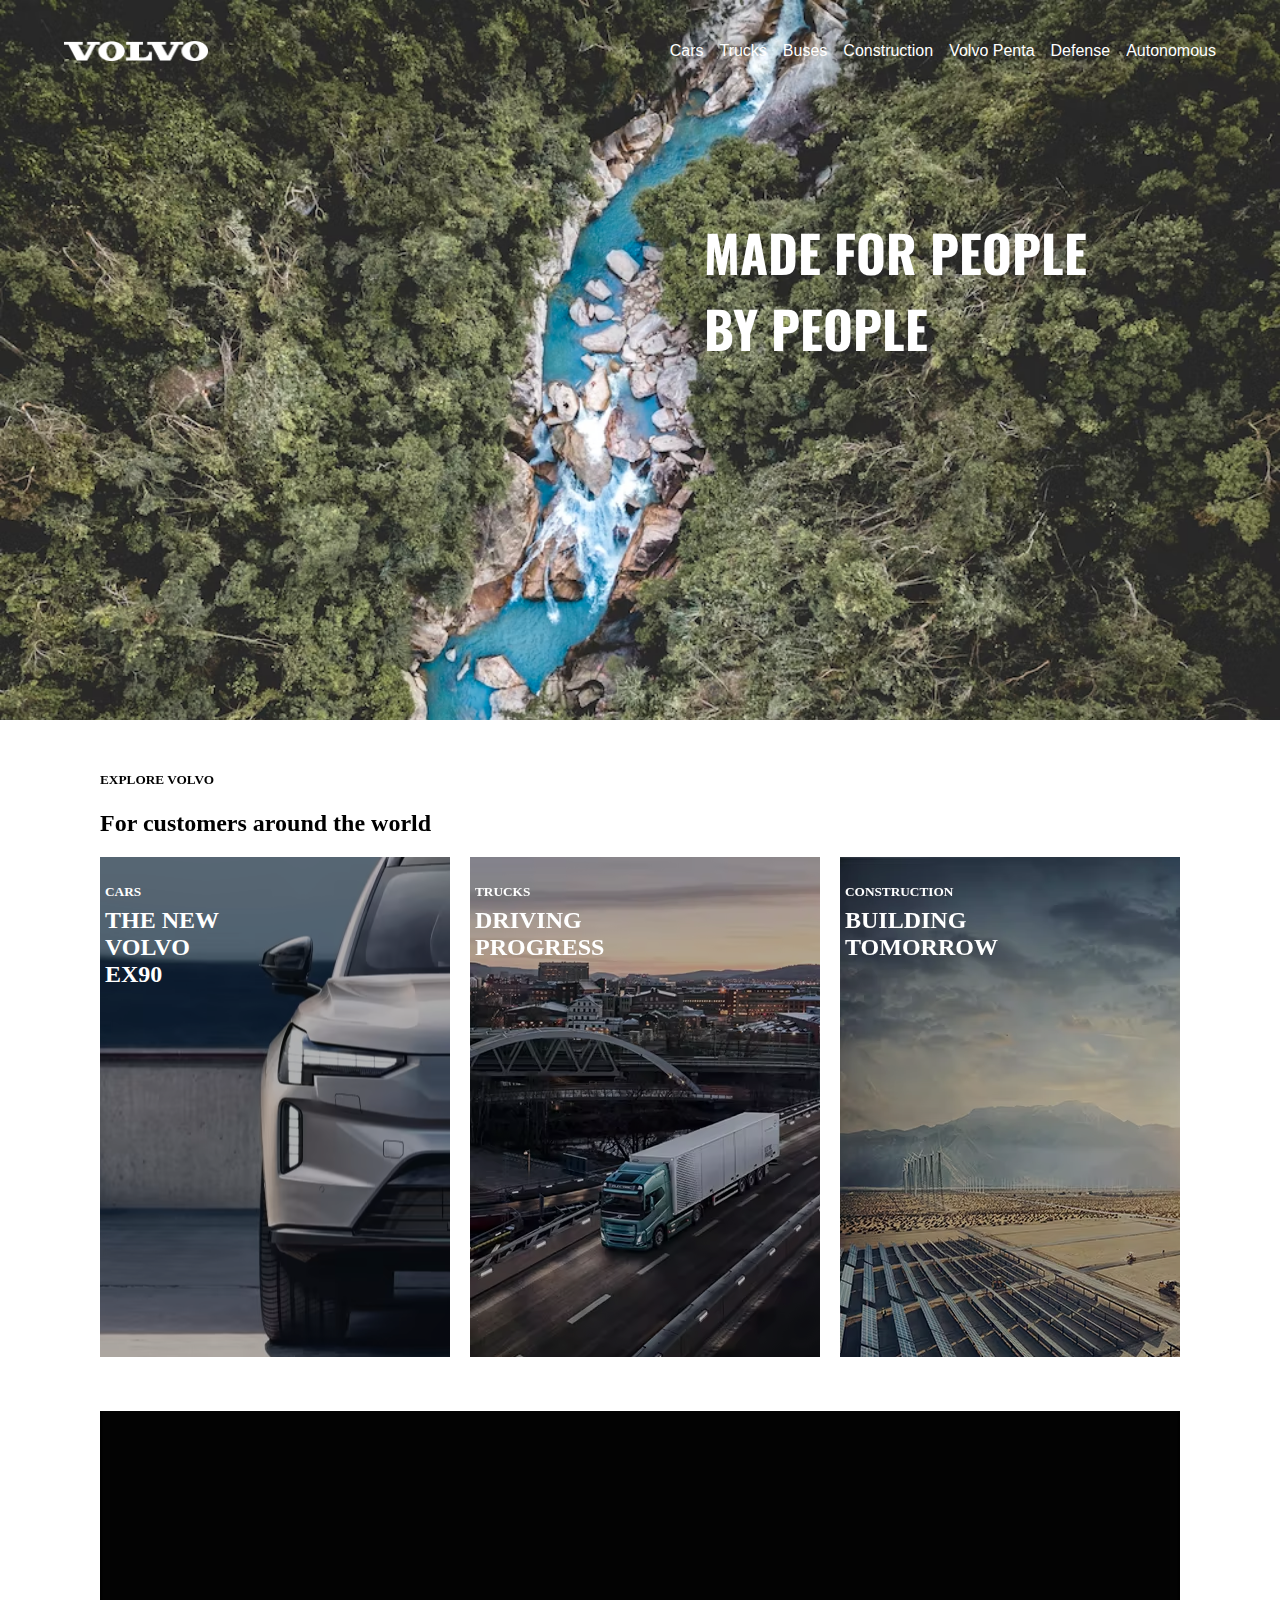
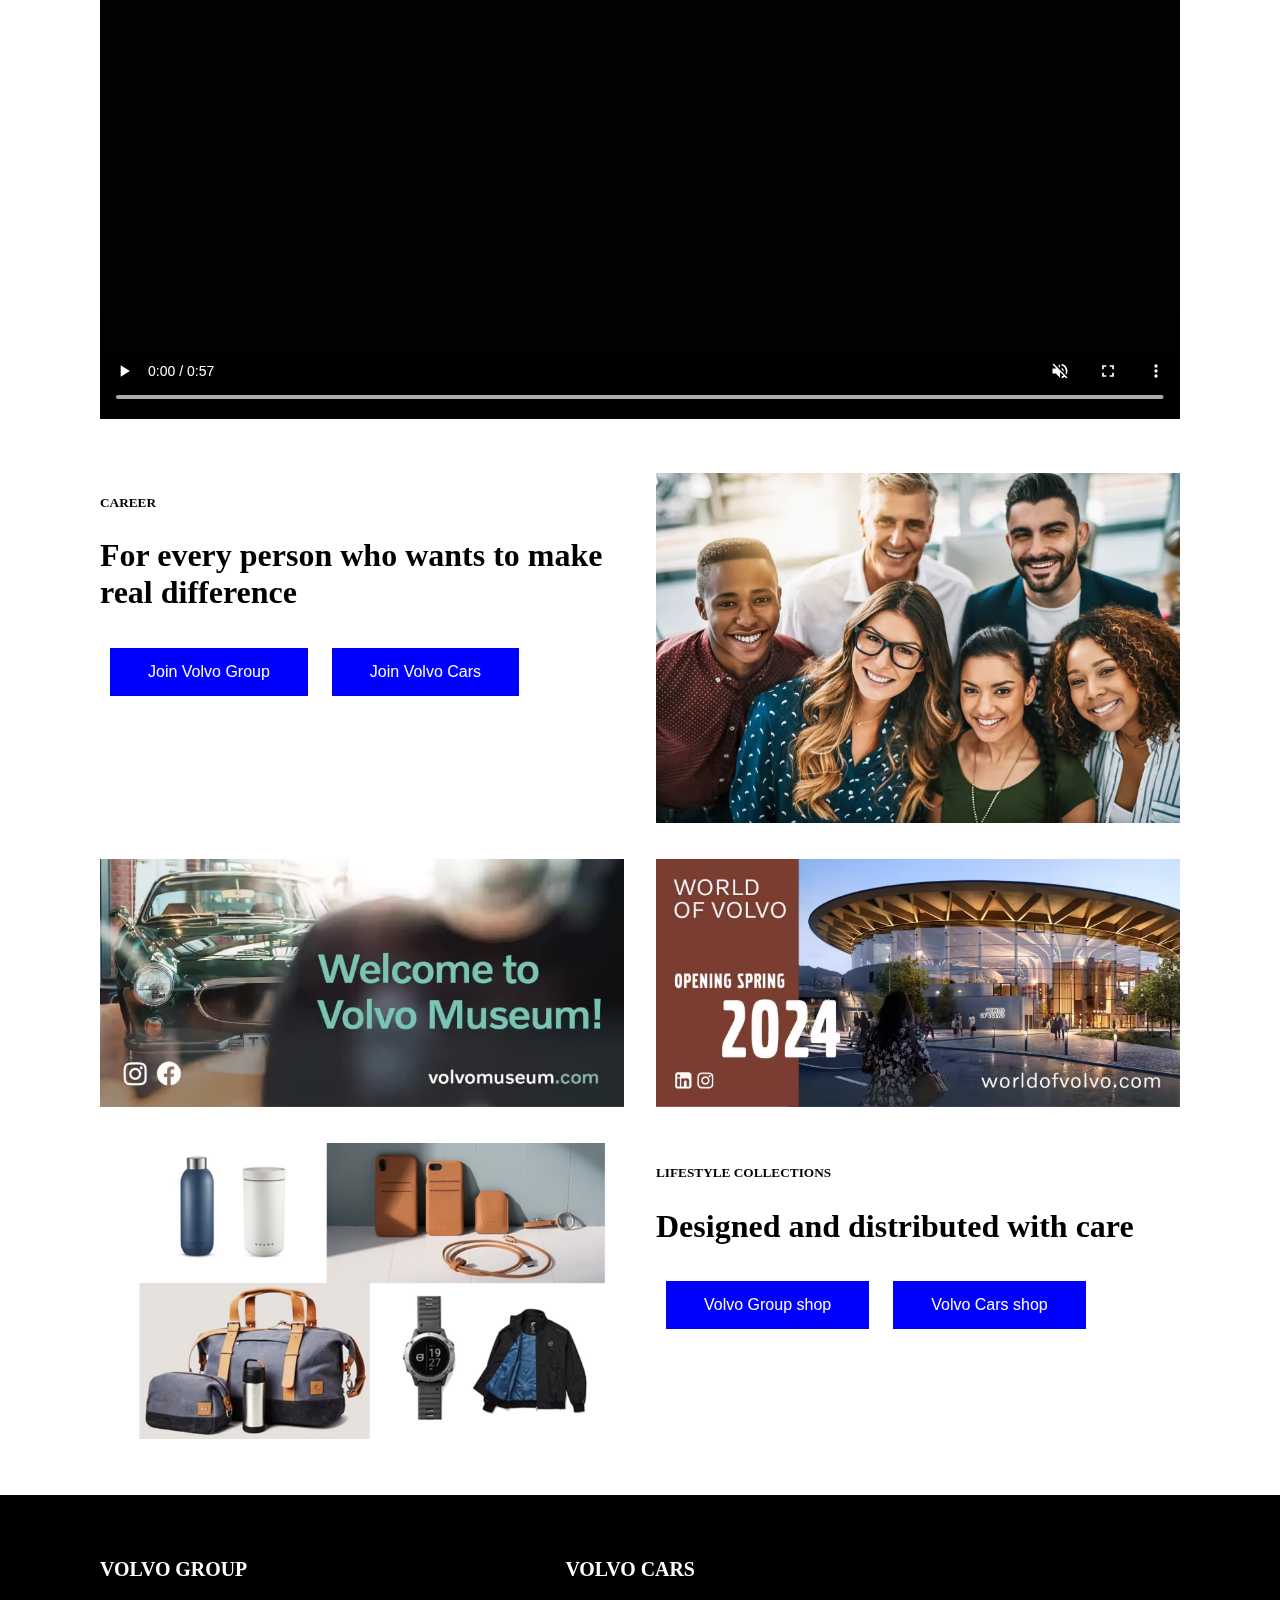
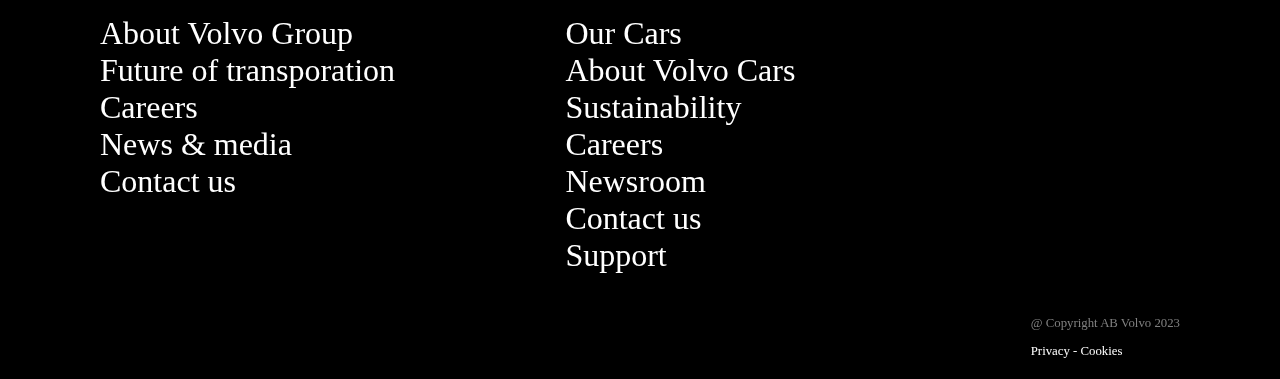
<file: index.html>
<!DOCTYPE html>
<html lang="en">
  <head>
    <meta charset="UTF-8">
    <meta http-equiv="X-UA-Compatible" content="IE=edge">
    <meta name="viewport" content="width=device-width, initial-scale=1.0">
    <title>Volvo Clone Page</title>
    <link rel="preconnect" href="https://fonts.googleapis.com">
    <link rel="preconnect" href="https://fonts.gstatic.com" crossorigin>
    <link href="https://fonts.googleapis.com/css2?family=Oswald:wght@300&display=swap" rel="stylesheet">
    <link rel="stylesheet" href="style.css" />
  </head>
  <body>

    <header>
      <nav class="navigation">
        <img id="logo" src="./assests/PngItem_1662790.png">
        <ul>
          <li><a href="#cars">Cars</a></li>
          <li><a href="#trucks">Trucks</a></li>
          <li><a href="#buses">Buses</a></li>
          <li><a href="#construction">Construction</a></a></li>
          <li><a href="#volvopenta">Volvo Penta</a></li>
          <li><a href="#defense">Defense</a></li>
          <li><a href="#autonomous">Autonomous</a></li>
        </ul>
      </nav>
      <div id="banner-place">
        <h1 class="banner">
          MADE FOR PEOPLE
          <br>
          BY PEOPLE
        </h1>
      </div>           
    </header>

      <main>
          <h5>EXPLORE VOLVO</h5>
          <h2>For customers around the world</h2>

      <section class="explore-volvo carousel">  

        <div class="carousel-image" >
          <h5>CARS</h5>
          <h2>THE NEW<br>VOLVO<br>EX90</h2>
        </div> 

        <div class="carousel-image">
          <h5>TRUCKS</h5>
          <h2>DRIVING<br>PROGRESS</h2>
        </div> 

        <div class="carousel-image">
          <h5>CONSTRUCTION</h5>
          <h2>BUILDING<br>TOMORROW</h2>
        </div> 

        <div class="carousel-image">
          <h5>BUSES</h5>
          <h2>DRIVING<br>QUALITY<br>OF LIFE</h2>
        </div>

        <div class="carousel-image">
          <h5>VOLVO PENTA</h5>
          <h2>INDUSTRIAL<br>APPLICATIONS</h2>
        </div>

        <div class="carousel-image">
          <h5>VOLVO PENTA</h5>
          <h2>MARINE<br>APPLICATIONS</h2>
        </div>

        <div class="carousel-image">
          <h5>AUTONOMOUS</h5>
          <h2>CREATING<br>THE<BR>AUTONOMOUS<BR>FUTURE</h2>
        </div>

        <div class="carousel-image">
          <h5>DEFENSE</h5>
          <h2>LOGISTIC<br>SOLUTIONS</h2>
        </div>

        <div class="carousel-image">
          <h5>FINANCIAL</h5>
          <h2>FINANCE<br>SOLUTIONS<br>THAT FIT<br>CHANGING<br>TIMES</be></h2>
        </div>
      </section>

      <figure class="video-container">
        <video src="./assests/volvo-vid.mp4"  class="video" controls autoplay muted>
        </video>
      </figure>

      <section class="career-visit-lifestyle">

        <div class="row" role="presentation">
          <article class="join-us">
            <h5>CAREER</h5>
        <h2>For every person who wants to make<br> real difference</h2>
        <div class="buttons" role="presentation">
          <button class="button"><a href="join-volvo-group">Join Volvo Group</a></button>
          <button class="button"><a href="join-volvo-cars">Join Volvo Cars</a></button>
        </div>
          </article>
          <figure class="join-us-team">
            <img class="imgs" src="assests/join-us-banner.avif">
          </figure>
        </div>

        <div class="row" role="presentation">
          <figure>
            <img  class="imgs" src="assests/Banner_volvo_museum.avif">
          </figure>
          <figure>
            <img  class="imgs" src="assests/Banner_volvo_spring.avif">
          </figure>
        </div>

        <div class="row" role="presentation">
          <figure>
            <img src="assests/lifestyle.avif">
          </figure>
          <article>
            <h5>LIFESTYLE COLLECTIONS</h5>
            <h2>Designed and distributed with care</h2>
        <div class="buttons" role="presentation">
          <button class="button"><a href="volvo-group-shop"> Volvo Group shop</a></button>
          <button class="button"><a href="volvo-cars-shop">Volvo Cars shop</a></button>
          </article>
        </div>
      </section>
    
      
    </main>

    <footer>
      <div class="footer-content">
        <h5>VOLVO GROUP</h5>
        <ul>
          <li><a href="about-volvo-group">About Volvo Group</a></li>
          <li><a href="future-of-transportation">Future of transporation</a></li>
          <li><a href="careers">Careers</a></li>
          <li><a href="news-&-media">News & media</a></li>
          <li><a href="contact-us">Contact us</a></li>
        </ul>
      </div>
      <div class="footer-content">
        <h5>VOLVO CARS</h5>
        <ul>
          <li><a href="our-cars">Our Cars</a></li>
          <li><a href="about-volvo-cars">About Volvo Cars</a></li>
          <li><a href="sustainability">Sustainability</a></li>
          <li><a href="careers">Careers</a></li>
          <li><a href="newsroom">Newsroom</a></li>
          <li><a href="contact-us">Contact us</a></li>
          <li><a href="support">Support</a></li> 
        </ul>
      </div>
      <div class="copyright">
        <p>@ Copyright AB Volvo 2023</p>
        <a href="#Privacy">Privacy</a>
        <a> - </a>
        <a href="#Cookies">Cookies</a>
      </div>
    </footer>
  </body>
</html>
</file>
<file: style.css>
* {
  box-sizing: border-box;
}

body, html {
  background-color: white;
  margin: 0;
  height: 100%;
  
}
header {
  background-image: url('./assests/river\ and\ the\ forest.avif');
  height: 720px;
  position: relative;
  background-size: cover;
  background-repeat: no-repeat;
}

#logo {
  height: 20px;
}

.navigation { 
 display: flex;
 padding: 2% 5%;
 justify-content: space-between;
 align-items: center;
}

nav > ul {
 display:flex;
 flex-wrap: wrap;
 gap: 1rem;
}

nav > ul > li { 
 list-style: none;
}

nav > ul > li>a {
  color:white;
  text-decoration: none;
  font-family: Helvetica;
}

#banner-place {
  position: absolute;
  left: 55%;
  top: 25%;
}

.banner {
  color: white;
  font-size: 51px;
  font-family: 'Oswald', sans-serif;
}

main {
  padding: 30px 100px 20px 100px;
}

.explore-volvo {
  display: flex; 
  overflow-x: scroll;
  overflow-y: hidden;
  gap: 20px;
}

.carousel-image {
  display: inline-block;
  min-width: 350px;
  height: 500px;
  padding: 5px;
  flex: 1;
  position: relative;
}

.carousel-image h2,
.carousel-image h5 {
  color: white;
  z-index: 2;
  position: absolute;
}

.carousel-image h2 {
  top: 30px;
}

.carousel-image::after {
  content: "";
  position: absolute;
  inset: 0;
  background-color: rgba(0, 0, 0, 0.3) ;
  z-index: 1;
}

.carousel-image:nth-child(1) {
  background: url('./assests/ex90-front.avif') 10%;
}

.carousel-image:nth-child(2) {
  background: url('./assests/carousel-trucks.avif') ;
}

.carousel-image:nth-child(3) {
  background: url('./assests/solar-desert.avif') ;
}

.carousel-image:nth-child(4) {
  background: url('./assests/bus-night.avif') 30%;
}

.carousel-image:nth-child(5) {
  background: url('./assests/industrial-tractor.avif');
}

.carousel-image:nth-child(6) {
  background: url('./assests/volvo-marine.avif') ;
}

.carousel-image:nth-child(7) {
  background: url('') 40% 45%;
}

.carousel-image:nth-child(8) {
  background: url('./assests/defense.avif') no-repeat center;
}

.carousel-image:nth-child(9) {
  background: url('./assests/business.avif') 0% 90% ;
}

.video-container {
  margin: 5% 0 ;
}

.video {
  display: flex;
  height: 100%;
  width: 100%;
  margin: 0;
}

.career-visit-lifestyle h2 {
  font-size: 2em;
  font-weight: bold;
}

.row {
  display: flex;
  gap: 2rem;
  margin: 2rem 0;
}

.row > * { 
  flex: 1;
}

.career-visit-lifestyle figure {
  margin: 0;
}

.career-visit-lifestyle img{
  max-width: 100%;  
}

.button {
  background-color: blue;
  border: none;
  color: white;
  padding: 15px 38px;
  text-align: center;
  text-decoration: none;
  display: inline-block;
  font-size: 16px;
  margin: 10px
}

.button a{
  color: white;
  text-decoration: none;
}

footer {
  background-color: black; 
  width: 100%;
  display: flex;
  padding: 30px 100px 20px 100px; 
}

.footer-content {
 color: white;
 font-size: 1.5rem;
 flex: 1;
}

.footer-content li {
  list-style: none;
  font-size: 2rem;
}

.footer-content ul {
  padding: 0;
}

.footer-content li a {
  text-decoration: none;
  color: white;
}

.copyright {
  color: gray;
  font-size: 0.8rem;
  padding-top: 35%;
}

.copyright a{
 text-decoration: none;
 color: white;
}
</file>
